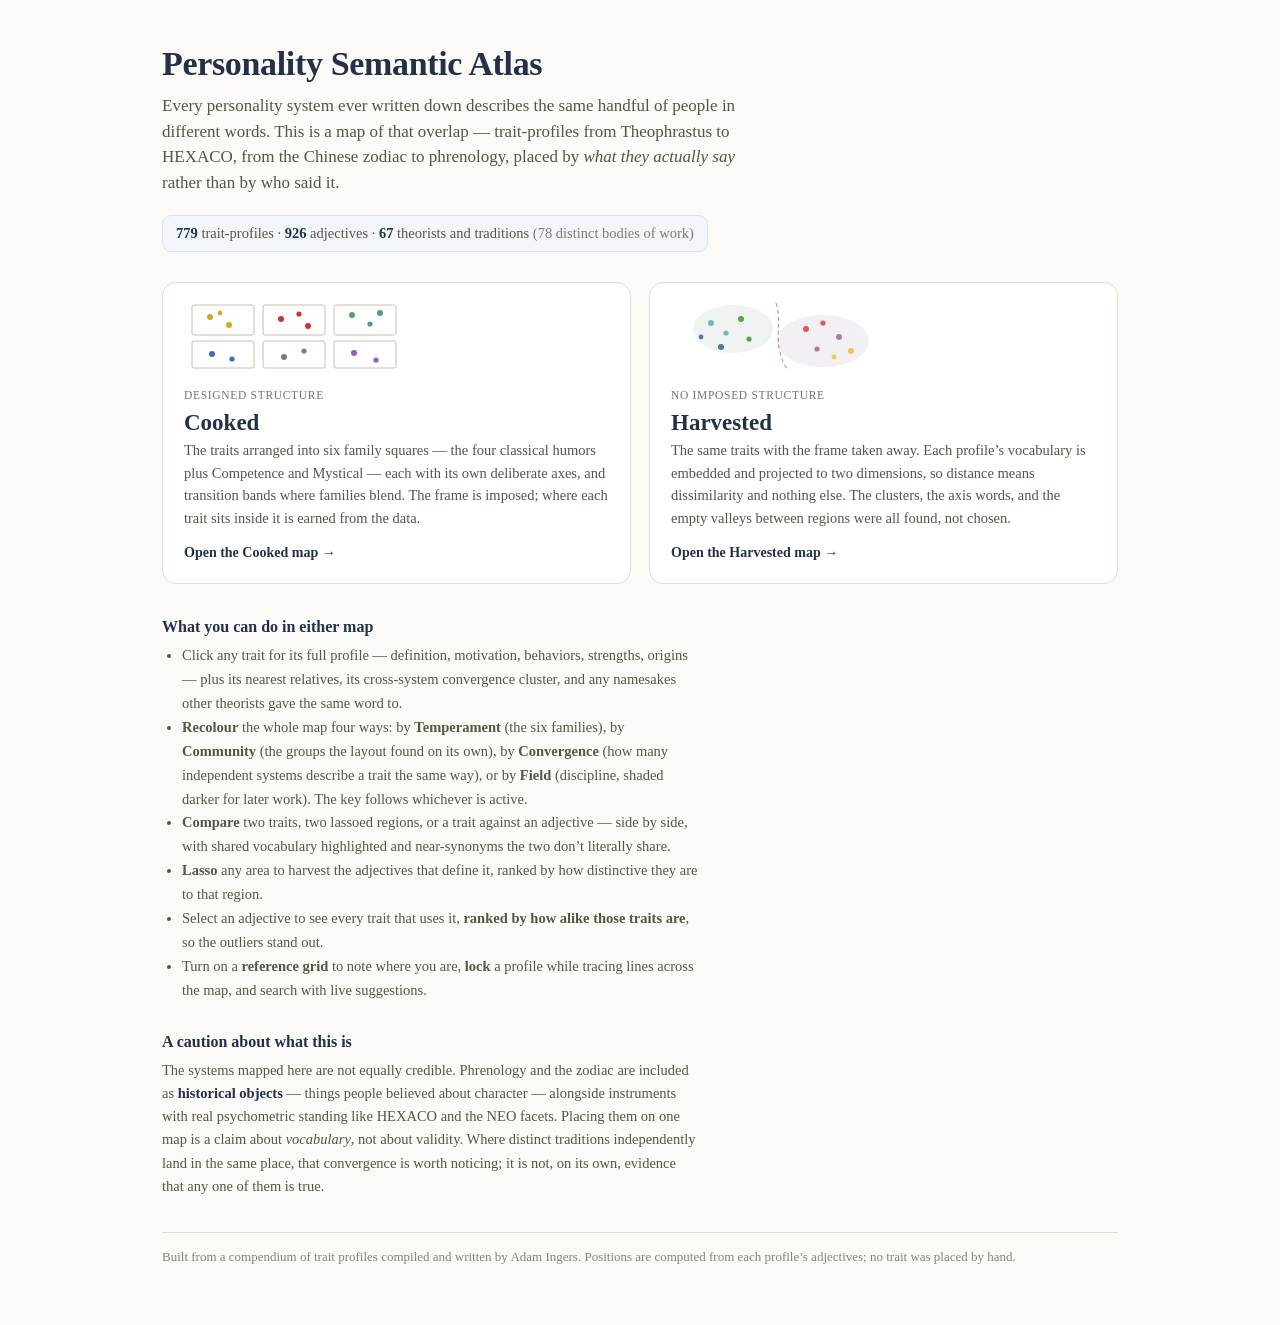
<file: personality_atlas/index.html>
<!DOCTYPE html><html lang="en"><head><meta charset="utf-8">
<meta name="viewport" content="width=device-width,initial-scale=1">
<title>Personality Semantic Atlas</title>
<meta name="description" content="An interactive map of 779 personality trait-profiles drawn from 77 systems, plotted two ways: a designed structure and a purely data-derived one.">
<style>
:root{--ink:#22304a;--paper:#fbfaf7;--rule:#e2ddd2;--muted:#5a5346}
*{box-sizing:border-box}
html,body{margin:0;background:var(--paper);color:var(--ink);font-family:Georgia,'Iowan Old Style',serif;-webkit-text-size-adjust:100%}
.wrap{max-width:1000px;margin:0 auto;padding:44px 22px 60px}
h1{font-size:34px;line-height:1.15;margin:0 0 10px;font-weight:600;letter-spacing:-.01em}
.sub{font-size:17px;color:var(--muted);margin:0 0 6px;line-height:1.5;max-width:70ch}
.counts{font-size:14.5px;color:var(--muted);margin:14px 0 30px;padding:9px 13px;background:#f2f6fa;border:1px solid #d8e4ee;border-radius:9px;display:inline-block}
.counts b{color:var(--ink)}
.cards{display:grid;grid-template-columns:1fr 1fr;gap:18px;margin:0 0 34px}
.card{display:block;text-decoration:none;color:inherit;background:#fff;border:1px solid var(--rule);border-radius:14px;padding:20px 21px 22px;transition:box-shadow .16s,transform .16s,border-color .16s}
.card:hover{box-shadow:0 6px 20px rgba(34,48,74,.11);transform:translateY(-2px);border-color:#b9c6d6}
.card h2{margin:0 0 3px;font-size:23px;font-weight:600}
.tag{display:inline-block;font-size:11.5px;letter-spacing:.06em;text-transform:uppercase;color:#7a7263;margin-bottom:9px}
.card p{margin:0 0 14px;font-size:14.5px;line-height:1.55;color:var(--muted)}
.go{font-size:14px;font-weight:600;color:#22304a}
.go::after{content:" \2192"}
.thumb{height:74px;margin:-4px 0 12px;display:block}
h3{font-size:16px;margin:30px 0 8px;font-weight:600}
.note{font-size:14.5px;line-height:1.6;color:var(--muted);max-width:74ch;margin:0 0 12px}
.note b{color:var(--ink)}
ul.plain{font-size:14.5px;line-height:1.65;color:var(--muted);max-width:74ch;padding-left:20px;margin:0 0 12px}
footer{margin-top:34px;padding-top:16px;border-top:1px solid var(--rule);font-size:13px;color:#8a8272}
@media(max-width:720px){.wrap{padding:26px 16px 44px}h1{font-size:26px}.cards{grid-template-columns:1fr;gap:14px}.sub{font-size:15.5px}}
</style></head><body>
<div class="wrap">
 <h1>Personality Semantic Atlas</h1>
 <p class="sub">Every personality system ever written down describes the same handful of people in different words. This is a map of that overlap &mdash; trait-profiles from Theophrastus to HEXACO, from the Chinese zodiac to phrenology, placed by <em>what they actually say</em> rather than by who said it.</p>
 <p class="counts"><b>779</b> trait-profiles &middot; <b>926</b> adjectives &middot; <b>67</b> theorists and traditions <span style="opacity:.75">(78 distinct bodies of work)</span></p>

 <div class="cards">
  <a class="card" href="cooked.html">
   <svg class="thumb" viewBox="0 0 220 74" aria-hidden="true">
    <g fill="none" stroke="#c9c0ae" stroke-width="1">
     <rect x="8" y="6" width="62" height="30" rx="2"/><rect x="79" y="6" width="62" height="30" rx="2"/><rect x="150" y="6" width="62" height="30" rx="2"/>
     <rect x="8" y="42" width="62" height="27" rx="2"/><rect x="79" y="42" width="62" height="27" rx="2"/><rect x="150" y="42" width="62" height="27" rx="2"/>
    </g>
    <g>
     <circle cx="26" cy="18" r="3" fill="#D9A521"/><circle cx="45" cy="26" r="3" fill="#D9A521"/><circle cx="36" cy="14" r="2.4" fill="#D9A521"/>
     <circle cx="97" cy="20" r="3" fill="#CC3333"/><circle cx="115" cy="15" r="2.6" fill="#CC3333"/><circle cx="124" cy="27" r="3" fill="#CC3333"/>
     <circle cx="168" cy="16" r="3" fill="#4F9E7F"/><circle cx="186" cy="25" r="2.6" fill="#4F9E7F"/><circle cx="196" cy="14" r="3" fill="#4F9E7F"/>
     <circle cx="28" cy="55" r="3" fill="#3E6DB5"/><circle cx="48" cy="60" r="2.6" fill="#3E6DB5"/>
     <circle cx="100" cy="58" r="3" fill="#7A7A88"/><circle cx="120" cy="52" r="2.6" fill="#7A7A88"/>
     <circle cx="170" cy="54" r="3" fill="#8E5FBF"/><circle cx="192" cy="61" r="2.6" fill="#8E5FBF"/>
    </g>
   </svg>
   <span class="tag">designed structure</span>
   <h2>Cooked</h2>
   <p>The traits arranged into six family squares &mdash; the four classical humors plus Competence and Mystical &mdash; each with its own deliberate axes, and transition bands where families blend. The frame is imposed; where each trait sits inside it is earned from the data.</p>
   <span class="go">Open the Cooked map</span>
  </a>

  <a class="card" href="harvested.html">
   <svg class="thumb" viewBox="0 0 220 74" aria-hidden="true">
    <g opacity=".5"><ellipse cx="62" cy="30" rx="40" ry="24" fill="#dfe7e6"/><ellipse cx="152" cy="42" rx="46" ry="26" fill="#e7e2ea"/></g>
    <path d="M105 4 C112 24 100 44 116 70" fill="none" stroke="#9a3b2e" stroke-width="1" stroke-dasharray="4 3" opacity=".65"/>
    <g>
     <circle cx="40" cy="24" r="3" fill="#76B7B2"/><circle cx="55" cy="34" r="2.6" fill="#76B7B2"/><circle cx="70" cy="20" r="3" fill="#59A14F"/>
     <circle cx="78" cy="40" r="2.6" fill="#59A14F"/><circle cx="50" cy="48" r="3" fill="#4E79A7"/><circle cx="30" cy="38" r="2.4" fill="#4E79A7"/>
     <circle cx="135" cy="30" r="3" fill="#E15759"/><circle cx="152" cy="24" r="2.6" fill="#E15759"/><circle cx="168" cy="38" r="3" fill="#B07AA1"/>
     <circle cx="146" cy="50" r="2.6" fill="#B07AA1"/><circle cx="180" cy="52" r="3" fill="#EDC948"/><circle cx="163" cy="58" r="2.4" fill="#EDC948"/>
    </g>
   </svg>
   <span class="tag">no imposed structure</span>
   <h2>Harvested</h2>
   <p>The same traits with the frame taken away. Each profile&rsquo;s vocabulary is embedded and projected to two dimensions, so distance means dissimilarity and nothing else. The clusters, the axis words, and the empty valleys between regions were all found, not chosen.</p>
   <span class="go">Open the Harvested map</span>
  </a>
 </div>

 <h3>What you can do in either map</h3>
 <ul class="plain">
  <li>Click any trait for its full profile &mdash; definition, motivation, behaviors, strengths, origins &mdash; plus its nearest relatives, its cross-system convergence cluster, and any namesakes other theorists gave the same word to.</li>
  <li><b>Recolour</b> the whole map four ways: by <b>Temperament</b> (the six families), by <b>Community</b> (the groups the layout found on its own), by <b>Convergence</b> (how many independent systems describe a trait the same way), or by <b>Field</b> (discipline, shaded darker for later work). The key follows whichever is active.</li>
  <li><b>Compare</b> two traits, two lassoed regions, or a trait against an adjective &mdash; side by side, with shared vocabulary highlighted and near-synonyms the two don&rsquo;t literally share.</li>
  <li><b>Lasso</b> any area to harvest the adjectives that define it, ranked by how distinctive they are to that region.</li>
  <li>Select an adjective to see every trait that uses it, <b>ranked by how alike those traits are</b>, so the outliers stand out.</li>
  <li>Turn on a <b>reference grid</b> to note where you are, <b>lock</b> a profile while tracing lines across the map, and search with live suggestions.</li>
 </ul>

 <h3>A caution about what this is</h3>
 <p class="note">The systems mapped here are not equally credible. Phrenology and the zodiac are included as <b>historical objects</b> &mdash; things people believed about character &mdash; alongside instruments with real psychometric standing like HEXACO and the NEO facets. Placing them on one map is a claim about <em>vocabulary</em>, not about validity. Where distinct traditions independently land in the same place, that convergence is worth noticing; it is not, on its own, evidence that any one of them is true.</p>

 <footer>Built from a compendium of trait profiles compiled and written by Adam Ingers. Positions are computed from each profile&rsquo;s adjectives; no trait was placed by hand.</footer>
</div>
<script>
// deep links: index.html#cooked / #harvested jump straight into a map
(function(){var h=(location.hash||'').toLowerCase();
 if(h==='#cooked')location.replace('cooked.html');
 else if(h==='#harvested')location.replace('harvested.html');})();
</script>
</body></html>
</file>
